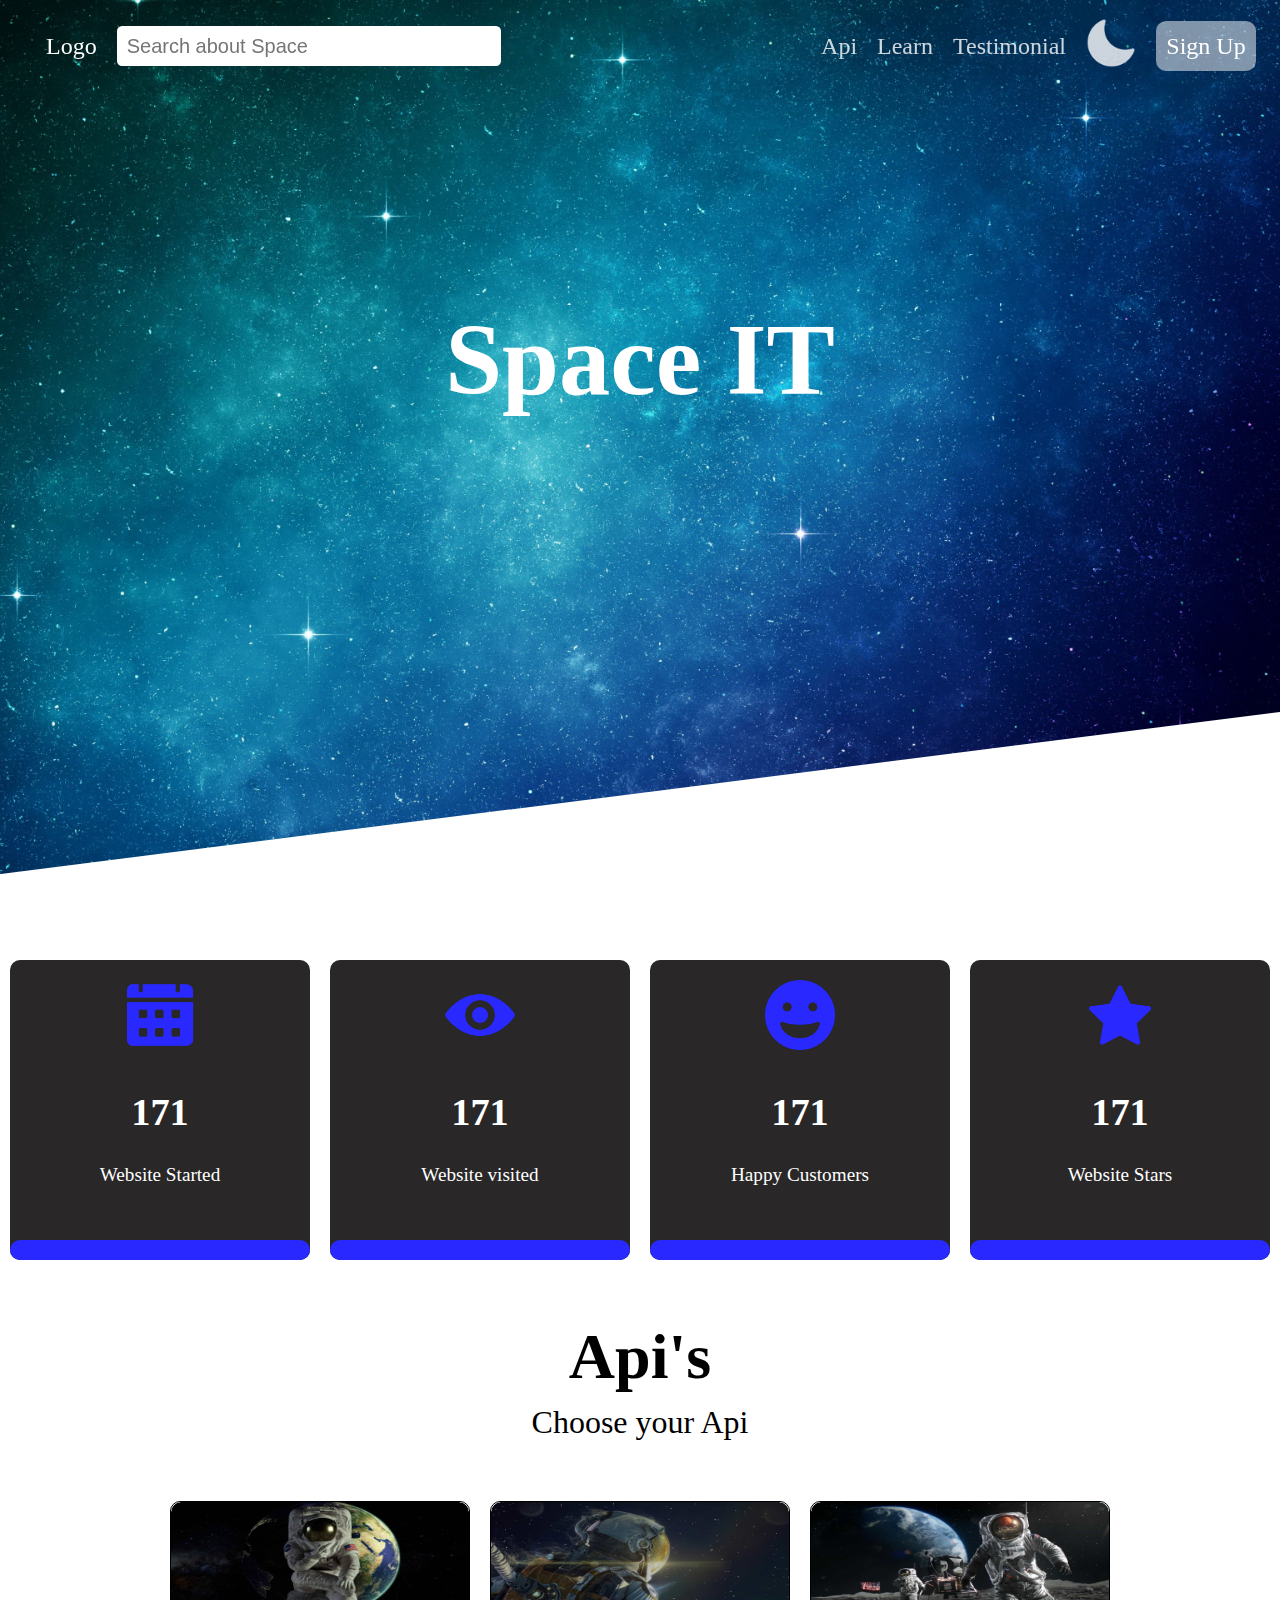
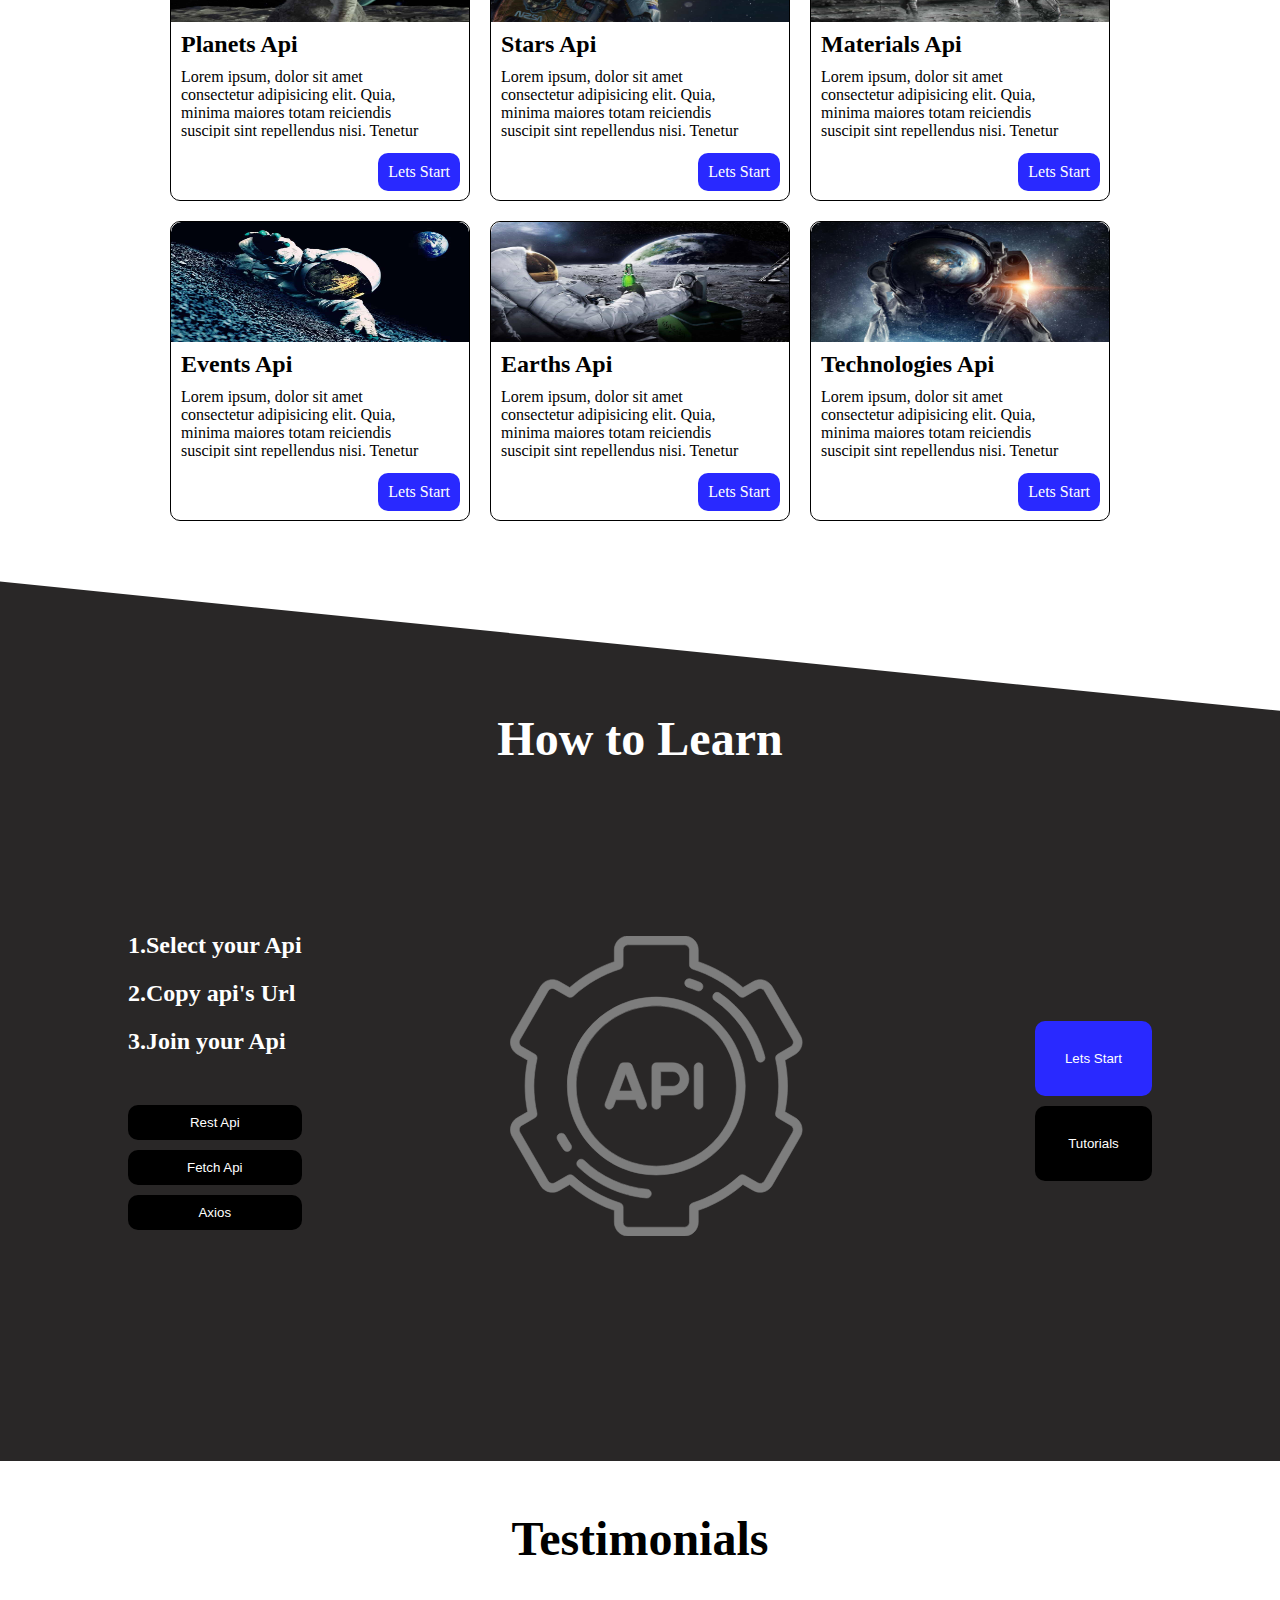
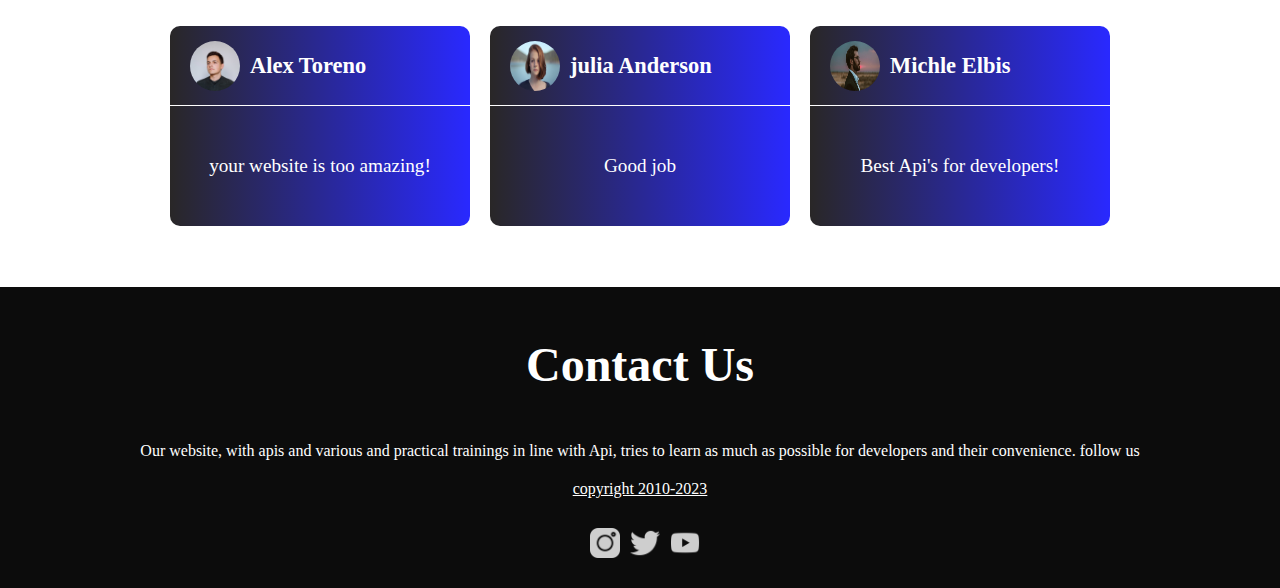
<file: index.html>
<!DOCTYPE html>
<html lang="en">
<head>
    <meta charset="UTF-8">
    <meta http-equiv="X-UA-Compatible" content="IE=edge">
    <meta name="viewport" content="width=device-width, initial-scale=1.0">
    <title>Space IT</title>
    <link rel="stylesheet" href="style.css">
</head>
<body>

<!-- Header -->
    <div class="header">
        <svg data-name="Layer 1" xmlns="http://www.w3.org/2000/svg" viewBox="0 0 1200 120" preserveAspectRatio="none">
            <path d="M1200 120L0 16.48 0 0 1200 0 1200 120z" class="shape-fill"></path>
        </svg>
        <h1>Space IT</h1>

        <nav class="menu1Nav">
            <ul>
                <li>Logo</li>
                <li><form action=""><input type="text" placeholder="Search about Space"></form></li>
                <li id="Api">Api</li>
                <li id="Learn">Learn</li>
                <li id="Testimonial">Testimonial</li>
                <li><img class="theme" src="images/Dark-mode(white).png" alt="Theme"></li>
                <li><a href="pages/Sign Up/index.html">Sign Up</a></li>
                <li class="menu"><img class="menuImg" src="images/hamburgerMenu.png" alt="Menu"></li>
            </ul>
        </nav>

        <nav class="menu2Nav">
            <ul>
                <li><a href="pages/Sign Up/index.html">Sign Up</a></li>
                <li class="theme2">Dark Mode</li>
                <li id="Api2">Api</li>
                <li id="Learn2">Learn</li>
                <li id="Testimonial2">Testimonial</li>
            </ul>
        </nav>
    </div>

<!-- Analize -->

<div class="analize">
    <div class="boxes">
        <div class="box">
            <img src="images/calendar(blue).png" alt="Year">
            <h1 class="num" data-val="2010">0</h1>
            <p>Website Started</p>
            <div class="navar"></div>
        </div>

        <div class="box">
            <img src="images/eye(blue).png" alt="Eye">
            <h1 class="num" data-val="10000">000</h1>
            <p>Website visited</p>
            <div class="navar"></div>
        </div>

        <div class="box">
            <img src="images/laugh(blue).png" alt="Laugh">
            <h1 class="num" data-val="7500">000</h1>
            <p>Happy Customers</p>
            <div class="navar"></div>
        </div>

        <div class="box">
            <img src="images/star(blue).png" alt="Star">
            <h1 class="num" data-val="5000">000</h1>
            <p>Website Stars</p>
            <div class="navar"></div>
        </div>
    </div>
</div>

<!-- Api's -->
    <div class="Api">
        <div class="Api-header">
            <h1>Api's</h1>
            <p>Choose your Api</p>
        </div>

        <div class="Apis">
            <div class="context">
                <div class="context-header">
                    <img class="image1" src="images/Api2.jpg" alt="">
                </div>
                <div class="context-footer">
                    <h2>Planets Api</h2>
                    <p>
                    Lorem ipsum, dolor sit amet consectetur adipisicing elit.
                    Quia, minima maiores totam reiciendis suscipit sint repellendus nisi.
                    Tenetur nesciunt totam tempora libero esse aut,
                    rem asperiores in ad nisi consequuntur.
                    </p>
                </div>
                <a href="/">Lets Start</a>
            </div>

            <div class="context">
                <div class="context-header">
                    <img class="image1" src="images/Api3.jpg" alt="">
                </div>
                <div class="context-footer">
                    <h2>Stars Api</h2>
                    <p>
                    Lorem ipsum, dolor sit amet consectetur adipisicing elit.
                    Quia, minima maiores totam reiciendis suscipit sint repellendus nisi.
                    Tenetur nesciunt totam tempora libero esse aut,
                    rem asperiores in ad nisi consequuntur.
                    </p>
                </div>
                <a href="/">Lets Start</a>
            </div>

            <div class="context">
                <div class="context-header">
                    <img class="image1" src="images/Api1.jpg" alt="">
                </div>
                <div class="context-footer">
                    <h2>Materials Api</h2>
                    <p>
                    Lorem ipsum, dolor sit amet consectetur adipisicing elit.
                    Quia, minima maiores totam reiciendis suscipit sint repellendus nisi.
                    Tenetur nesciunt totam tempora libero esse aut,
                    rem asperiores in ad nisi consequuntur.
                    </p>
                </div>
                <a href="/">Lets Start</a>
            </div>

            <div class="context">
                <div class="context-header">
                    <img class="image1" src="images/Api4.jpg" alt="">
                </div>
                <div class="context-footer">
                    <h2>Events Api</h2>
                    <p>
                    Lorem ipsum, dolor sit amet consectetur adipisicing elit.
                    Quia, minima maiores totam reiciendis suscipit sint repellendus nisi.
                    Tenetur nesciunt totam tempora libero esse aut,
                    rem asperiores in ad nisi consequuntur.
                    </p>
                </div>
                <a href="/">Lets Start</a>
            </div>

            <div class="context">
                <div class="context-header">
                    <img class="image1" src="images/Api5.jpg" alt="">
                </div>
                <div class="context-footer">
                    <h2>Earths Api</h2>
                    <p>
                    Lorem ipsum, dolor sit amet consectetur adipisicing elit.
                    Quia, minima maiores totam reiciendis suscipit sint repellendus nisi.
                    Tenetur nesciunt totam tempora libero esse aut,
                    rem asperiores in ad nisi consequuntur.
                    </p>
                </div>
                <a href="/">Lets Start</a>
            </div>

            <div class="context">
                <div class="context-header">
                    <img class="image1" src="images/Api6.jpg" alt="">
                </div>
                <div class="context-footer">
                    <h2>Technologies Api</h2>
                    <p>
                    Lorem ipsum, dolor sit amet consectetur adipisicing elit.
                    Quia, minima maiores totam reiciendis suscipit sint repellendus nisi.
                    Tenetur nesciunt totam tempora libero esse aut,
                    rem asperiores in ad nisi consequuntur.
                    </p>
                </div>
                <a href="/">Lets Start</a>
            </div>

        </div>
    </div>

<!-- Learn -->
    <div class="learn">
        <svg data-name="Layer 1" xmlns="http://www.w3.org/2000/svg" viewBox="0 0 1200 120" preserveAspectRatio="none">
            <path d="M1200 120L0 16.48 0 0 1200 0 1200 120z" class="shape-fill"></path>
        </svg>

        <h1>How to Learn</h1>

        <div class="guidness">
            <div class="guide">
                <h2>1.Select your Api</h2>
                <h2>2.Copy api's Url</h2>
                <h2>3.Join your Api</h2>
            </div>
    
            <div class="devApi">
                <button>Rest Api</button>
                <button>Fetch Api</button>
                <button>Axios</button>
            </div>
        </div>

        <div class="apiIcon">
            <svg fill="#7d7d7d" height="200px" width="200px" version="1.1" id="Capa_1" xmlns="http://www.w3.org/2000/svg" xmlns:xlink="http://www.w3.org/1999/xlink" viewBox="0 0 511 511" xml:space="preserve" stroke="#7d7d7d">
                <g id="SVGRepo_bgCarrier" stroke-width="0"></g><g id="SVGRepo_tracerCarrier" stroke-linecap="round" stroke-linejoin="round">
                </g>
                <g id="SVGRepo_iconCarrier"> <g>
                    <path d="M492.168,309.579l-17.626-10.177c2.96-14.723,4.458-29.466,4.458-43.902c0-14.646-1.474-29.403-4.384-43.946l17.552-10.134 c5.436-3.138,9.325-8.206,10.949-14.269s0.791-12.396-2.348-17.832l-48-83.139c-3.139-5.436-8.206-9.325-14.269-10.949 c-6.064-1.624-12.396-0.791-17.833,2.348l-17.566,10.142C380.912,68.2,354.798,53.092,327,43.692V23.5 C327,10.542,316.458,0,303.5,0h-96C194.542,0,184,10.542,184,23.5v20.193c-27.65,9.362-53.728,24.49-75.999,44.088L90.332,77.579 c-5.437-3.139-11.77-3.973-17.833-2.348c-6.063,1.625-11.13,5.513-14.269,10.949l-48,83.139 c-3.139,5.436-3.972,11.769-2.348,17.832s5.513,11.131,10.949,14.269l17.626,10.177C33.499,226.32,32,241.063,32,255.5 c0,14.644,1.474,29.401,4.384,43.945l-17.552,10.134c-11.222,6.479-15.08,20.879-8.602,32.102l48,83.139 c6.479,11.221,20.879,15.08,32.102,8.601l17.565-10.142c22.19,19.521,48.303,34.629,76.103,44.03V487.5 c0,12.958,10.542,23.5,23.5,23.5h96c12.958,0,23.5-10.542,23.5-23.5v-20.193c27.651-9.362,53.729-24.49,76-44.087l17.668,10.201 c11.221,6.479,25.623,2.62,32.102-8.601l48-83.139C507.248,330.458,503.39,316.058,492.168,309.579z M487.779,334.181l-48,83.138 c-2.343,4.06-7.552,5.455-11.611,3.111l-22.392-12.928c-2.845-1.643-6.43-1.242-8.842,0.989 c-22.893,21.173-50.437,37.148-79.653,46.199c-3.14,0.973-5.281,3.877-5.281,7.164V487.5c0,4.687-3.813,8.5-8.5,8.5h-96 c-4.687,0-8.5-3.813-8.5-8.5v-25.645c0-3.287-2.141-6.191-5.28-7.164c-29.396-9.107-56.974-25.062-79.755-46.139 c-1.421-1.315-3.25-1.995-5.095-1.995c-1.286,0-2.579,0.33-3.748,1.005L82.832,420.43c-4.06,2.343-9.268,0.948-11.611-3.111 l-48-83.138c-2.343-4.059-0.947-9.268,3.111-11.612l22.272-12.859c2.844-1.642,4.289-4.942,3.566-8.146 C48.739,286.357,47,270.858,47,255.5c0-15.1,1.765-30.584,5.247-46.022c0.722-3.203-0.723-6.504-3.566-8.145L26.332,188.43 c-1.966-1.135-3.372-2.968-3.96-5.161c-0.587-2.193-0.286-4.484,0.849-6.45l48-83.139c1.135-1.966,2.968-3.373,5.162-3.96 c2.192-0.588,4.484-0.286,6.45,0.849l22.392,12.928c2.846,1.644,6.43,1.242,8.842-0.989c22.894-21.173,50.437-37.148,79.653-46.199 c3.14-0.973,5.281-3.877,5.281-7.164V23.5c0-4.687,3.813-8.5,8.5-8.5h96c4.687,0,8.5,3.813,8.5,8.5v25.645 c0,3.287,2.141,6.191,5.28,7.164c29.395,9.106,56.973,25.061,79.755,46.139c2.412,2.232,5.997,2.633,8.843,0.99l22.29-12.869 c1.967-1.135,4.258-1.437,6.45-0.849c2.193,0.588,4.026,1.994,5.162,3.96l48,83.139c1.135,1.966,1.437,4.257,0.849,6.45 c-0.588,2.193-1.994,4.026-3.96,5.161l-22.272,12.859c-2.844,1.642-4.289,4.943-3.566,8.146c3.431,15.206,5.17,30.704,5.17,46.065 c0,15.1-1.765,30.584-5.247,46.021c-0.722,3.203,0.723,6.503,3.566,8.145l22.349,12.903 C488.727,324.913,490.123,330.122,487.779,334.181z"></path> <path d="M255.5,104C171.962,104,104,171.963,104,255.5S171.962,407,255.5,407S407,339.037,407,255.5S339.038,104,255.5,104z M255.5,392C180.234,392,119,330.766,119,255.5S180.234,119,255.5,119S392,180.234,392,255.5S330.766,392,255.5,392z"></path> <path d="M283.5,216h-28c-4.142,0-7.5,3.358-7.5,7.5v64c0,4.142,3.358,7.5,7.5,7.5s7.5-3.358,7.5-7.5V271h20.5 c15.164,0,27.5-12.336,27.5-27.5S298.664,216,283.5,216z M283.5,256H263v-25h20.5c6.893,0,12.5,5.607,12.5,12.5 S290.393,256,283.5,256z"></path> <path d="M214.522,220.867c-1.098-2.927-3.896-4.867-7.022-4.867h-8c-3.126,0-5.925,1.939-7.022,4.867l-24,64 c-1.455,3.878,0.511,8.201,4.389,9.656c3.878,1.455,8.201-0.511,9.656-4.389L186.697,279h33.605l4.175,11.133 c1.129,3.011,3.987,4.869,7.023,4.869c0.875,0,1.765-0.154,2.632-0.479c3.878-1.454,5.844-5.778,4.389-9.656L214.522,220.867z M192.322,264l11.178-29.807L214.678,264H192.322z"></path> <path d="M327.5,216c-4.142,0-7.5,3.358-7.5,7.5v64c0,4.142,3.358,7.5,7.5,7.5s7.5-3.358,7.5-7.5v-64 C335,219.358,331.642,216,327.5,216z"></path> <path d="M309.152,87.3c5.205,1.659,10.394,3.586,15.421,5.726c0.958,0.408,1.954,0.601,2.934,0.601c2.916,0,5.69-1.712,6.904-4.564 c1.622-3.811-0.152-8.216-3.963-9.838c-5.458-2.323-11.09-4.415-16.742-6.216c-3.945-1.258-8.165,0.922-9.423,4.868 C303.026,81.823,305.206,86.042,309.152,87.3z"></path> <path d="M100.45,339.904c-1.984-3.636-6.541-4.976-10.176-2.992c-3.636,1.984-4.976,6.54-2.992,10.176 c3.112,5.704,6.557,11.315,10.239,16.677c1.454,2.117,3.801,3.255,6.189,3.255c1.463,0,2.941-0.427,4.239-1.318 c3.415-2.345,4.282-7.014,1.937-10.428C106.493,350.332,103.318,345.161,100.45,339.904z"></path> <path d="M240.14,431.341c-40.189-3.463-78.337-20.879-107.416-49.041c-2.976-2.882-7.724-2.805-10.605,0.17 c-2.881,2.976-2.806,7.724,0.17,10.605c31.55,30.555,72.947,49.452,116.563,53.21c0.219,0.019,0.436,0.028,0.652,0.028 c3.851,0,7.127-2.949,7.464-6.856C247.323,435.331,244.266,431.697,240.14,431.341z"></path> <path d="M363.425,97.287c-3.42-2.337-8.087-1.459-10.424,1.96c-2.337,3.42-1.459,8.087,1.96,10.424 c34.844,23.813,60.049,59.248,70.972,99.776c0.902,3.346,3.93,5.55,7.237,5.55c0.646,0,1.303-0.084,1.956-0.26 c4-1.078,6.368-5.194,5.29-9.193C428.564,161.564,401.221,123.118,363.425,97.287z"></path>
                </g> </g>
            </svg>
        </div>

        <div class="learnStart">
            <button class="letsStart">Lets Start</button>
            <button class="Tutorials">Tutorials</button>
        </div>

    </div>

<!-- Testimonial -->
    <div class="testimonials">
        <h1>Testimonials</h1>

        <div class="messages">
            <div class="message">
                <div class="m-head">
                    <img src="images/Profile 1.jpg" alt="Profile 1">
                    <H3>Alex Toreno</H3>
                </div>
                <div class="m-foot">
                    <p>your website is too amazing!</p>
                </div>
            </div>

            <div class="message">
                <div class="m-head">
                    <img src="images/Profile 2.jpg" alt="Profile 2">
                    <H3>julia Anderson</H3>
                </div>
                <div class="m-foot">
                    <p>Good job</p>
                </div>
            </div>

            <div class="message">
                <div class="m-head">
                    <img src="images/Profile 3.jpg" alt="Profile 3">
                    <H3>Michle Elbis</H3>
                </div>
                <div class="m-foot">
                    <p>Best Api's for developers!</p>
                </div>
            </div>
        </div>
    </div>

<!-- Footer -->
    <div class="footer">
        <h1>Contact Us</h1> 
        
        <p class="description">Our website, with apis and various and practical trainings in line with Api, tries to learn as much as possible for developers and their convenience.
            follow us</p>
        <p class="copyright">copyright 2010-2023</p>
        <div class="socials">
            <img src="images/White - Instagram.png" alt="Instagram">
            <img src="images/White - Twitter.png" alt="Twitter">
            <img src="images/White - Youtube.png" alt="Youtube">
        </div>
    </div>    

<script src="script.js"></script>
</body>
</html>
</file>
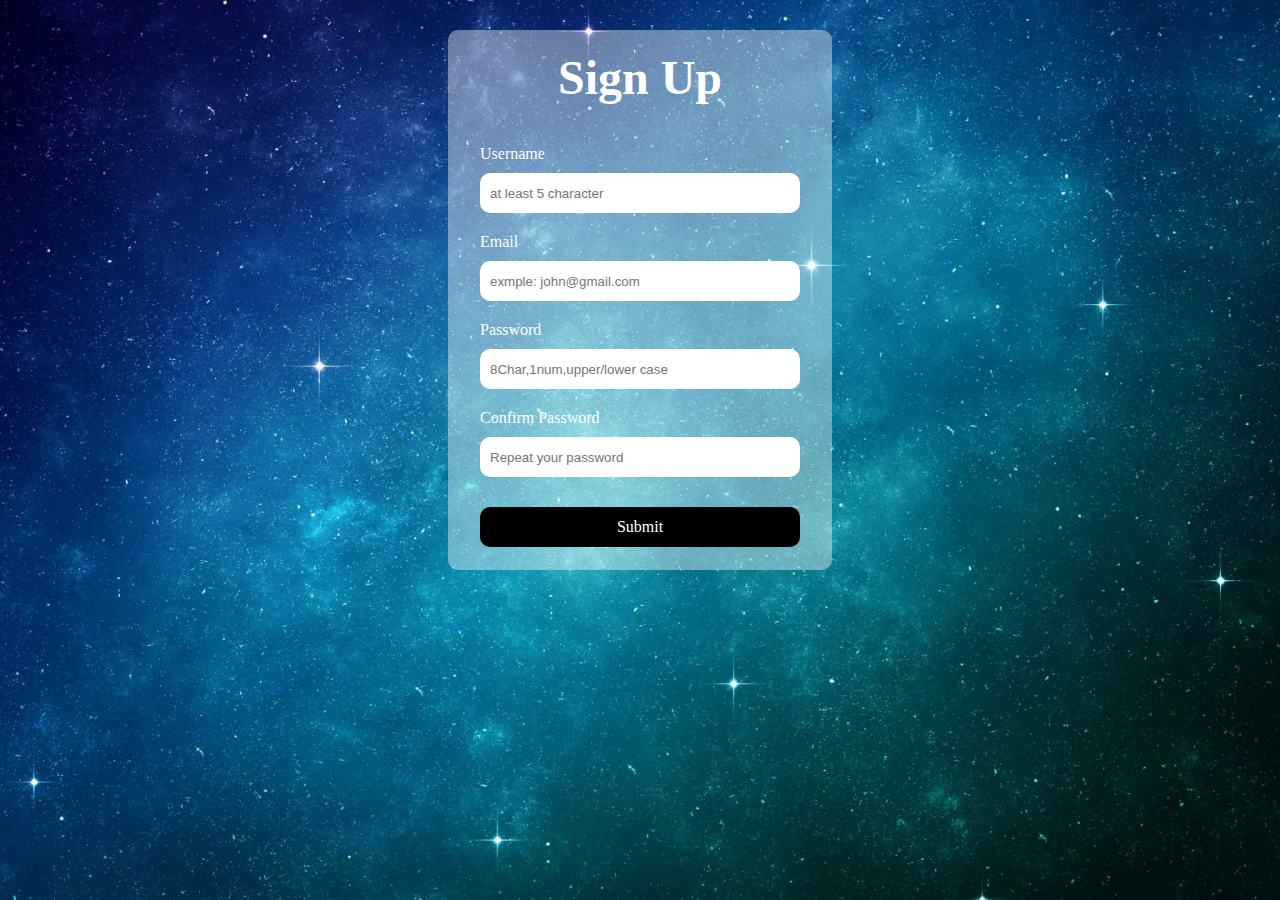
<file: pages/Sign Up/index.html>
<!DOCTYPE html>
<html lang="en">
<head>
    <meta charset="UTF-8">
    <meta http-equiv="X-UA-Compatible" content="IE=edge">
    <meta name="viewport" content="width=device-width, initial-scale=1.0">
    <title>Sign Up</title>
    <link rel="stylesheet" href="style.css">

</head>
<body>
    <div class="signUp">
        <h1>Sign Up</h1>
        <form action="">
            <label for="username">Username</label>
            <div class="container" id="container1">
                <input id="username" type="text" placeholder="at least 5 character">
            </div>
            
            <label for="email">Email</label>
            <div class="container" id="container2">
                <input id="email" type="email" placeholder="exmple: john@gmail.com">
            </div>
            
            <label for="password">Password</label>
            <div class="container" id="container3">
                <input id="password" type="password" placeholder="8Char,1num,upper/lower case">
            </div>

            <label for="confirmPassword">Confirm Password</label>
            <div class="container" id="container4">
                <input id="confirmPassword" type="password" placeholder="Repeat your password">
            </div>
        </form>

        <a href="#" class="submit">Submit</a>
    </div>

<script src="script.js"></script>
</body>
</html>
</file>
<file: style.css>
*{
    padding: 0;
    margin: 0;
    box-sizing: border-box;
}

/* Header */
.header {
    position: relative;
    top: 0;
    left: 0;
    width: 100%;
    height: 100vh;
    background: url(images/HeaderImg.jpg);
    background-size: cover;
    overflow: hidden;
    transform: rotate(180deg);  
}

.header svg {
    position: absolute;
    display: block;
    width: calc(100% + 1.3px);
    height: 188px;
    transform: rotateY(180deg);
}

.header .shape-fill {
    fill: #FFFFFF;
}

.header h1{
    width: 100%;
    text-align: center;
    color: white;
    font-size: 8vw;
    position: absolute;
    top: 60%;
    left: 50%;
    transform: translate(-50%,-50%) rotate(180deg) ;
}

.header h1:hover{
    -webkit-text-stroke: 2px white;
    color: transparent;
}

.header h1::selection{
    background-color: transparent;
}

.menu1Nav{
    position: absolute;
    bottom: 2%;
    right: 2%;
    transform:rotate(180deg);
    width: 100%;
}

.menu1Nav ul{
    display: flex;
    align-items: center;
    list-style: none;
}

.menu1Nav ul li{
    position: relative;
    margin-left: 20px;
    color: white;
    font-size: 1.5em;
    height: 100%;
    cursor: pointer;
}

.menu1Nav ul li::selection{
    background-color: transparent;
}

.menu1Nav ul li:nth-child(3){
    margin-left: auto;
    opacity: 0.8    
}

.menu1Nav ul li:nth-child(3):hover{
    opacity: 1    
}

.menu1Nav ul li:nth-child(4){
    opacity: 0.8    
}

.menu1Nav ul li:nth-child(4):hover{
    opacity: 1    
}

.menu1Nav ul li:nth-child(5){
    opacity: 0.8    
}

.menu1Nav ul li:nth-child(5):hover{
    opacity: 1    
}


.menu1Nav ul li:nth-child(6) img{
    width: 50px;
    height: 50px;
    opacity: 0.8;
}

.menu1Nav ul li:nth-child(6) img:hover{
    opacity: 1    
}

.menu1Nav ul li:nth-child(7){
    margin-right: 50px;
    width: 100px;
    height: 50px;
    display: flex;
    align-items: center;
    justify-content: center;
    border-radius: 10px;
    background-color: rgba(255,255,255,0.5);    
}

.menu1Nav ul li:nth-child(7):hover{
    background-color: rgba(179, 173, 173, 0.5);    
}

.menu1Nav ul li:nth-child(7):active{
    background-color: rgba(179, 173, 173, 0.5);
    color: black;    
}

.menu1Nav ul li:nth-child(8){
    width: 50px;
    height: 50px;
    background-color: white;
    display: none;
    align-items: center;
    justify-content: center;
    border-radius: 10px;
}

.menu1Nav ul li:nth-child(8) img{
    width: 30px;
    height: 30px;
}

.menu1Nav ul li a{ 
    border-radius: 10px;
    text-decoration: none;
    color: white;
    padding: 10px;
    border-radius: 10px;
}

.menu1Nav ul li a:hover{
    color: gray;
}

.menu1Nav ul li a:active{
    color: black;
}

input{
    position: relative;
    width: 30vw;
    height: 40px;
    border: none;
    border-radius: 5px;
    padding: 0 10px;
    font-size: 20px
}

input:focus-visible{
    outline:none;
}

.menu2Nav{
    width: 300px;
    height: 50vh;
    background-color: rgb(41, 39, 39);
    position: absolute;
    bottom: 15%;
    transform:rotate(180deg);
    border-radius: 10px;
    display: none;
    justify-content: center;
    align-items: center;
    line-height: 2.2;
}

.menu2Nav ul{
    display: flex;
    flex-direction: column;
    align-items: center;
    list-style: none;
}

.menu2Nav ul li{
    position: relative;
    margin-left: 20px;
    color: white;
    font-size: 1.5em;
    height: 100%;
    cursor: pointer;
}

.menu2Nav ul li:hover{
    color: rgb(41, 41, 255);
}

.menu2Nav ul li a{
    color: white;
    text-decoration: none ;
}

.menu2Nav ul li a:hover{
    color: rgb(41, 41, 255);
}

/* Analize */
.analize{
    width: 100%;
    display: flex;
    justify-content: center;
    align-items: center;
}

.analize .boxes{
    margin: 50px 0px;
    display: flex;
    align-items: center;
    justify-content: center;
    flex-wrap: wrap;
}

.analize .boxes .box{
    position: relative;
    width: 300px;
    height: 300px;
    background-color: rgb(41, 39, 39);
    border-radius: 10px;
    display: flex;
    flex-direction: column;
    align-items: center;
    font-size: 1.2em;
    color: white;
    margin: 10px;
}

.analize .boxes .box p{
    margin-top: 30px;
}

.analize .boxes .box img{
    width: 70px;
    height: 70px;
    margin-top: 20px;
    margin-bottom: 40px;
}

.analize .boxes .box .navar{
    position: absolute;
    bottom: 0;
    width: 100%;
    height: 20px;
    background-color: rgb(41, 41, 255);
    border-radius: 10px;
}

/* API */
.Api{
    position: relative;
    width: 100%;
}

.Api-header{
    text-align: center;
    padding-bottom: 20px;
}

.Api-header h1{
    font-size: 4em;
}

.Api-header p{
    margin-top: 10px;
    font-size: 2em;
}

.Apis{
    width: 100%;
    padding: 30px 40px;
    display: flex;
    justify-content: center;
    flex-wrap: wrap;
    cursor: pointer;
}

.context{
    position: relative;
    width: 300px;
    height: 300px;
    border: 1px solid black;
    border-radius: 10px;
    display: flex;
    flex-direction: column;
    margin: 10px;
}

.context .context-header{
    position: absolute;
    top: 0;
    left: 0;
    width: 100%;
    height: 120px;
    overflow: hidden;
    border-top-right-radius: 10px;
    border-top-left-radius: 10px;
}

.context .context-header img{
    width: 100%;
    height: 120px;
    border-top-right-radius: 10px;
    border-top-left-radius: 10px;
    transition: 3s;
}

.context:hover .image1{
    scale: 1.2;
}

.context .context-footer{
    position: absolute;
    top: 40%;
    left: 0;
    width: 100%;
    height: 50%;
    overflow: hidden;
    border-top-right-radius: 10px;
    border-top-left-radius: 10px;
    padding: 10px;
}


.context .context-footer p{
    margin-top: 10px;
    height: 70px;
    overflow: auto;
    padding-right: 30px;
}

.context .context-footer p::-webkit-scrollbar{
    width: 3px;
}

.context .context-footer p::-webkit-scrollbar-track{
    background-color: gray;
}

.context .context-footer p::-webkit-scrollbar-thumb{
    background-color: black;
}


.context a{
    background-color: rgb(41, 41, 255);
    color: white;
    text-decoration: none;
    position: absolute;
    bottom:3%;
    right: 3%;
    padding: 10px;
    border-radius: 10px;
}

.context a:hover{
    background-color: transparent;
    border: 1px solid rgb(41, 41, 255);
    color: black;
}

.context a:active{
    background-color: black;
    border: none;
    color: white;
}

/* Learn */
.learn {
    position: relative;
    width: 100%;
    height: 100vh;
    background-color: rgb(41, 39, 39);
    overflow: hidden;
}

.learn svg {
    position: relative;
    display: block;
    width: calc(100% + 1.3px);
    height: 150px;
}

.learn .shape-fill {
    fill: #FFFFFF;
}

.learn h1{
    position: relative;
    font-size: 3em;
    text-align: center;
    color: white;
    z-index: 2;
}

.learn .guidness{
    position: absolute;
    top: 40%;
    left: 10%;
    z-index: 2;
}

.learn h2{
    color: white;
    line-height: 2;
}

.learn .devApi{
    margin-top: 30px;
    display: flex;
    flex-direction: column;

}

.learn .devApi button{
    margin-top: 10px;
    padding: 10px;
    border: none;
    border-radius: 10px;
    background-color: black;
    color: white;
    cursor: pointer;
}

.learn .devApi button:hover{
    background-color: rgb(14, 13, 13);    
}

.learn .devApi button:active{
    background-color: white;
    color: black;    
}

.apiIcon{
    position: absolute;
    top: 50%;
    left: 50%;
    transform: translateX(-20%);
    scale: 2;
    z-index: 1;
}

.learn .learnStart{
    position: absolute;
    top: 50%;
    right: 10%;
    font-size: 1em;
    display: flex;
    flex-direction: column;
}

.learn .learnStart button{

    border: none;
    border-radius: 10px;
    color: white;
    padding: 30px;
    z-index: 2;
    cursor: pointer;
    margin-top: 10px;
}

.learn .learnStart .Tutorials{
    background-color: black;
}

.learn .learnStart .Tutorials:hover{
    background-color: rgb(26, 24, 24);
}

.learn .learnStart .Tutorials:active{
    background-color: white;
    color: black;    
}

.learn .learnStart .letsStart{
    background-color: rgb(41, 41, 255);
}

.learn .learnStart .letsStart:hover{
    background-color: rgb(30, 30, 179);    
}

.learn .learnStart .letsStart:active{
    background-color: white;
    color: black;    
}

/* Testimonials */

.testimonials{
    width: 100%;
    display: flex;
    flex-direction: column;
    justify-content: center;
    align-items: center;
}

.testimonials h1{
    text-align: center;
    font-size: 3em;
    margin-top: 50px;
}

.testimonials .messages{
    margin: 50px 0px;
    display: flex;
    align-items: center;
    justify-content: center;
    flex-wrap: wrap;
}

.testimonials .messages .message{
    position: relative;
    width: 300px;
    height: 200px;
    background: linear-gradient(to right,rgb(41, 39, 39),rgb(41, 41, 255));
    border-radius: 10px;
    display: flex;
    flex-direction: column;
    align-items: center;
    font-size: 1.2em;
    color: white;
    margin: 10px;
}

.testimonials .messages .message .m-head{
    position: absolute;
    top: 0;
    left: 0;
    width: 100%;
    height: 40%;
    display: flex;
    align-items: center;
    border-bottom: 1px solid white;
}

.testimonials .messages .message .m-head img{
    width: 50px;
    height: 50px;
    border-radius: 50%;
    margin-left: 20px;
}

.testimonials .messages .message .m-head h3{
    margin-left: 10px;
}

.testimonials .messages .message .m-foot{
    position: absolute;
    top: 40%;
    left: 0;
    width: 100%;
    height: 60%;
    display: flex;
    align-items: center;
    justify-content: center;
    color: white;
    
}

/* footer */

.footer{
    width: 100%;
    display: flex;
    flex-direction: column;
    justify-content: center;
    align-items: center;
    background-color: black;
    color: white;
}

.footer h1{
    text-align: center;
    font-size: 3em;
    margin-top: 50px;
}

.description{
    padding: 20px;
    text-align: center;
    margin-top: 30px;
}

.copyright{
    text-decoration-line: underline;
    margin-bottom: 30px;
}

.footer .socials{
    display: flex;
    align-items: center;
    margin-bottom: 30px;
}

.footer .socials img{
    width: 30px;
    height: 30px;
    margin-left: 10px;
    opacity: 0.8;
    cursor: pointer;
}

.footer .socials img:hover{
    opacity: 1;
}

/* Theme */

/* Analize */
.darkMode .analize{
    background-color: black;
    fill: black;
}
/* Header */
.darkMode .header .shape-fill{
    fill: black;    
}
/* Api */
.darkMode .Api{
    background-color: black;
    color: white;
}

.darkMode .Api .context{
    border: 1px solid white;
    background-color: rgb(41, 39, 39);
}
/* Learn */
.darkMode .learn .shape-fill{
    fill: black;
}
/* Testimonials */
.darkMode .testimonials{
    background-color: black;
}
/* footer */
.footer{
    border-top: 1px solid white;
    background-color: rgb(12, 12, 12);
}

@keyframes themeAnime1 {
    0%{
        transform: rotate(0deg);
    }
    100%{
        transform: rotate(30deg);
    }
}

@keyframes themeAnime2 {
    0%{
        transform: rotate(-30deg);
    }
    100%{
        transform: rotate(0deg);
    }
}

/* Responsive (media query) */
@media only screen and (max-width: 992px){

    /* header */
    .header h1{
        font-size: 10vw;    
    }

    /* li*/
    .menu1Nav ul li:nth-child(3){
        display: none;    
    }
    .menu1Nav ul li:nth-child(4){
        display: none;            
    }
    .menu1Nav ul li:nth-child(5){
        display: none;        
    }
    .menu1Nav ul li:nth-child(6){
        margin-left: auto;
    }
    .menu1Nav ul li:nth-child(7){
        margin-right: 0px;       
    }
    .menu1Nav ul li:nth-child(8){
        margin-right: 50px;
        display: flex;
    }
    
    /* nav */
    .menu2Nav{
        left: 3vw;
    }

    /* li 2 */
    .menu2Nav ul li:nth-child(1){
        display: none
    }
    .menu2Nav ul li:nth-child(2){
        display: none
    }

    /* search */
    input{
        width: 40vw;
        height: 50px;
        font-size: 18px
    }
}

@media only screen and (max-width: 768px){

    /* header */
    .header h1{
        font-size: 12vw;    
    }

    /* li */
    .menu1Nav ul li:nth-child(6){
        display: none;
    }
    .menu1Nav ul li:nth-child(7){
        display: none;      
    }
    .menu1Nav ul li:nth-child(8){
        margin-left: auto;
        margin-right: 50px;
    }  
    
    /* nav */
    .menu2Nav{
        line-height: 2;
    }

    /* li 2 */
    .menu2Nav ul li:nth-child(1){
        display: block
    }
    .menu2Nav ul li:nth-child(2){
        display: block
    } 

    /* search */
    input{
        width: 60vw;
        font-size: 16px
    }

    /* learn */
    .learn .devApi{
        margin-top: 10px;
    }
}

@media only screen and (max-width: 576px){

    /* header */
    .header h1{
        font-size: 14vw;    
    }

    /* li */
    .menu1Nav ul li:nth-child(8){
        margin-right: 30px;
    }  

    /* nav */
    .menu2Nav{
        width: 100%;
        left: 0%;
        transform: rotate(180deg) ;
    }    

    /* search */
    input{
        width: 60vw;
        font-size: 14px
    }
}

/* mobile L */
@media only screen and (max-width: 425px){

    /* header */
    .header h1{
        font-size: 16vw;    
    }

    /* li */
    .menu1Nav ul li:nth-child(8){
        margin-right: 20px;
    }  

    /* search */
    input{
        width: 50vw;
    }    
}

/* mobile M */
@media only screen and (max-width: 375px){

    /* header */
    .header h1{
        font-size: 16vw;    
    }

    /* li */
    .menu1Nav ul li:nth-child(1){
        display: none;
    } 
    .menu1Nav ul li:nth-child(8){
        margin-right: 20px;
    }  

    /* search */
    input{
        width: 70vw;
    }   
    
    /* learn */
    .learn .learnStart{
        position: absolute;
        top: 40%;
        right: 2%;
        font-size: 1em;
    }

    .learn .learnStart button{
        height: 135px;
        padding: 20px;
        z-index: 2;
        cursor: pointer;
        margin-top: 10px;
    } 
}

/* mobile S */
@media only screen and (max-width: 320px){

    /* header */
    .header h1{
        font-size: 16vw;    
    }

    /* li */
    .menu1Nav ul li:nth-child(1){
        display: none;
    } 
    .menu1Nav ul li:nth-child(8){
        margin-right: 20px;
    }  

    /* search */
    input{
        width: 70vw;
    }

}
</file>
<file: pages/Sign Up/style.css>
*{
    padding: 0;
    margin: 0;
    box-sizing: border-box;
}

body{
    background: url(images/HeaderImg.jpg);
    background-position: center;
    background-repeat: no-repeat;
    background-size: cover;
    position: relative;
    width: 100%;
    height: 100vh;
    display: flex;
    justify-content: center;
}

.signUp {
    display: flex;
    flex-direction: column;
    align-items: center;
    width: 30vw;
    height: 540px;
    margin-top: 30px;
    background-color: rgba(255, 255, 255, 0.4);
    border-radius: 10px;
}

.signUp h1{
    margin-top: 20px;
    font-size: 3em;
    color: white;
}

.signUp form{
    margin-top: 20px;
    display: flex;
    flex-direction: column;
    align-items: flex-start;
    padding: auto;
}

.signUp form label{
    font-size: 1em;
    color: white;
    margin-top: 20px;    
}

.signUp form .container{
    position: relative;
    width: 25vw;
    height: 40px;
    margin-top: 10px;
}

.signUp form .container input{
    width: 25vw;
    height: 40px;
    border-radius: 10px;
    border: none;
    padding:0 40px 0 10px;
}

.signUp form input:focus-visible{
    outline:none;
}

.signUp form .container img{
    position: absolute;
    top: 50%;
    right: 2%;
    transform: translateY(-50%);
    width: 25px;
    height: 25px;
}

.signUp form .container p{
    align-items: flex-end;
}

.signUp a{
    margin-top: 30px;
    text-decoration: none;
    width: 25vw;
    height: 40px;
    background-color: black;
    color: white;
    border-radius: 10px;
    display: flex;
    justify-content: center;
    align-items: center;
}

@media only screen and (max-width: 1200px){
    .signUp {
        width: 40vw;
        height: 540px;
    }
    .signUp h1{
        margin-top: 20px;
        font-size: 3em;
    }

    .signUp form .container{
        width: 35vw;
        height: 40px;
    }

    .signUp form .container input{
        width: 35vw;
        height: 40px;
    }

    .signUp a{
        width: 35vw;
        height: 40px;
    }
}

@media only screen and (max-width: 992px){
    .signUp {
        width: 50vw;
        height: 540px;
    }
    .signUp h1{
        margin-top: 20px;
        font-size: 2.5em;
    }

    .signUp form .container{
        width: 45vw;
        height: 40px;
    }

    .signUp form .container input{
        width: 45vw;
        height: 40px;
    }

    .signUp a{
        width: 45vw;
        height: 40px;
    }
}

@media only screen and (max-width: 768px){
    .signUp {
        width: 60vw;
        height: 540px;
    }
    .signUp h1{
        margin-top: 20px;
        font-size: 2.5em;
    }

    .signUp form .container{
        width: 55vw;
        height: 40px;
    }

    .signUp form .container input{
        width: 55vw;
        height: 40px;
    }

    .signUp a{
        width: 55vw;
        height: 40px;
    }
}

@media only screen and (max-width: 576px){
    .signUp {
        width: 80vw;
        height: 540px;
    }
    .signUp h1{
        margin-top: 20px;
        font-size: 2.5em;
    }

    .signUp form .container{
        width: 65vw;
        height: 40px;
    }

    .signUp form .container input{
        width: 65vw;
        height: 40px;
    }

    .signUp a{
        width: 65vw;
        height: 40px;
    }
}

@media only screen and (max-height: 570px){
    body{
        height: 110vh;
    }
}

@media only screen and (max-height: 520px){
    body{
        height: 130vh;
    }
}
</file>
